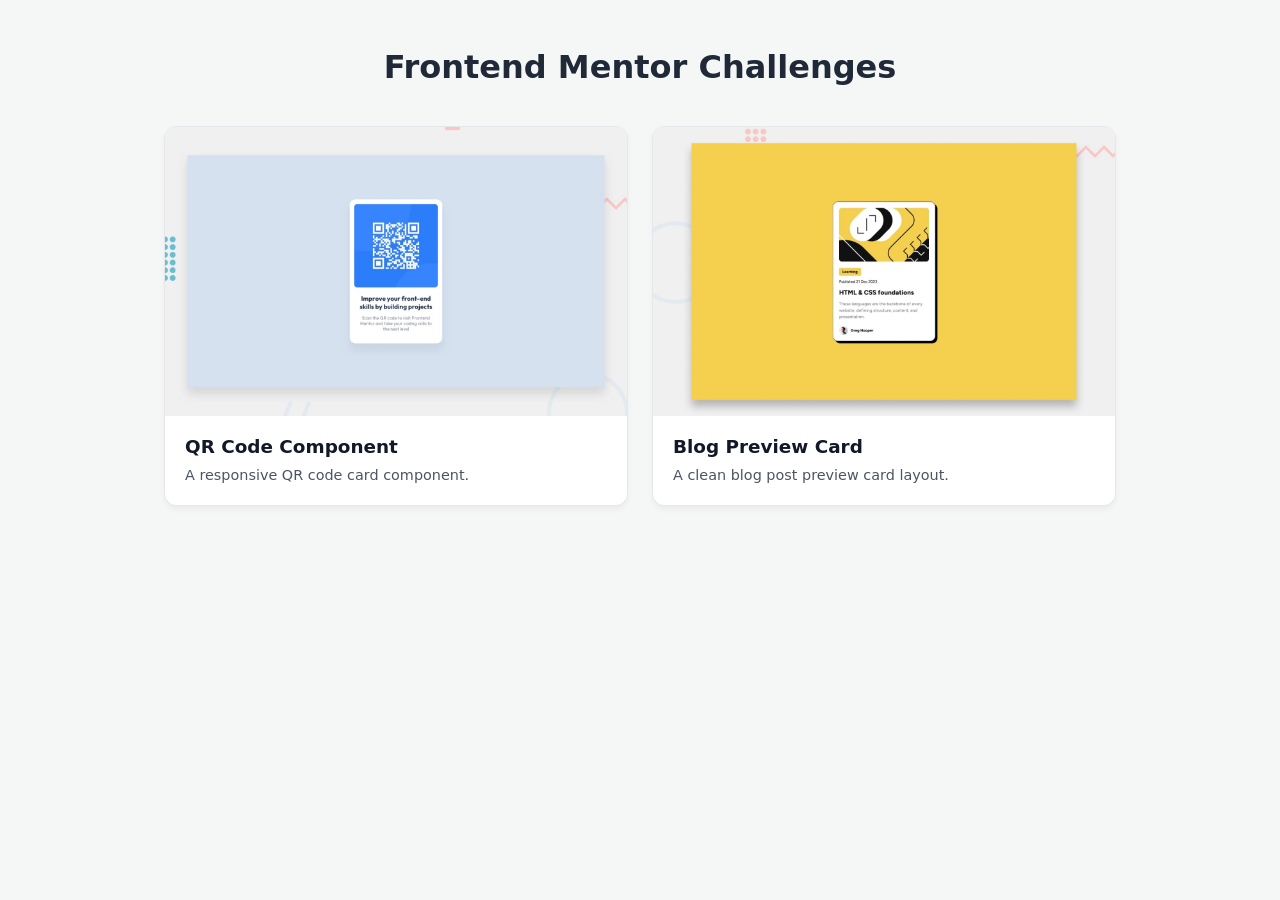
<file: index.html>
<!doctype html>
<html lang="en">
  <head>
    <meta charset="UTF-8" />
    <title>Frontend Mentor Challenges</title>
    <link rel="stylesheet" href="style.css" />
    <link rel="icon" type="image/png" href="./favicon.png" />
  </head>
  <body>
    <h1>Frontend Mentor Challenges</h1>

    <main class="gallery-grid">
      <!-- Challenge Card 1 -->
      <a href="./qr-code-component/" class="card">
        <div class="card-media">
          <img
            src="./qr-code-component/preview.jpg"
            alt="QR Code Preview"
            class="card-img"
          />
        </div>
        <div class="card-body">
          <div class="card-header">
            <h2>QR Code Component</h2>
          </div>
          <p>A responsive QR code card component.</p>
        </div>
      </a>

      <!-- Challenge Card 2 -->
      <a href="./blog-preview-card/" class="card">
        <div class="card-media">
          <img
            src="./blog-preview-card/preview.jpg"
            alt="Blog Preview Card Preview"
            class="card-img"
          />
        </div>
        <div class="card-body">
          <div class="card-header">
            <h2>Blog Preview Card</h2>
          </div>
          <p>A clean blog post preview card layout.</p>
        </div>
      </a>
    </main>
  </body>
</html>
</file>
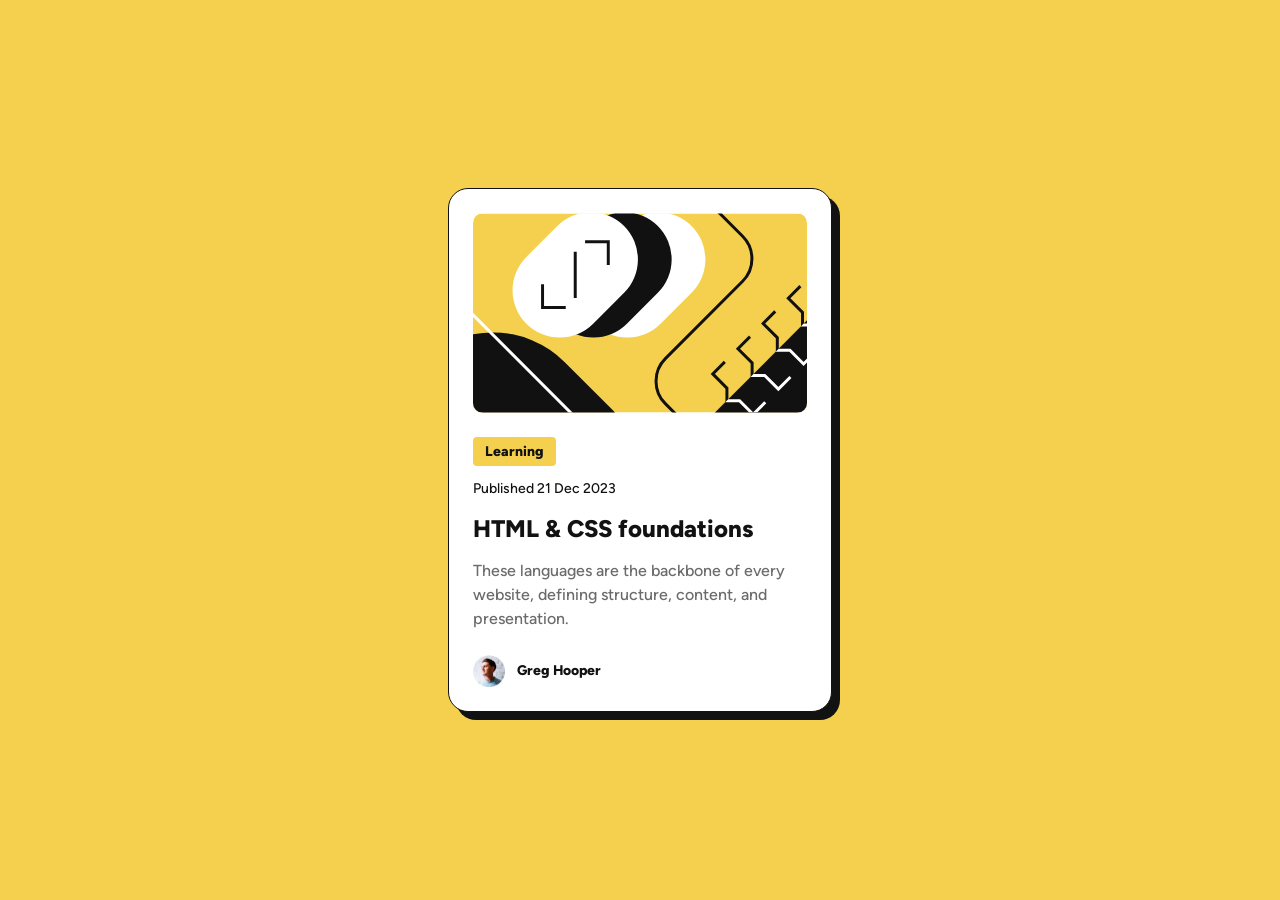
<file: blog-preview-card/index.html>
<!DOCTYPE html>
<html lang="en">

<head>
  <meta charset="UTF-8">
  <meta name="viewport" content="width=device-width, initial-scale=1.0">
  <!-- displays site properly based on user's device -->

  <link rel="icon" type="image/png" sizes="32x32" href="./assets/images/favicon-32x32.png">
  <link rel="stylesheet" href="./index.css">

  <title>Frontend Mentor | Blog preview card</title>
</head>

<body>

  <div class="card">
    <img class="illustration" src="./assets/images/illustration-article.svg" alt="learning illustration image">
    <div class="content">
      <p class="tag">Learning</p>
      <p class="date">Published 21 Dec 2023</p>
      <h2 class="title">HTML & CSS foundations</h2>
      <p class="desc">These languages are the backbone of every website, defining structure, content, and presentation.
      </p>
    </div>
    <div class="author">
      <img class="avatar" src="./assets/images/image-avatar.webp" alt="author avatar image">
      <p class="name">Greg Hooper</p>
    </div>
  </div>

</body>

</html>
</file>
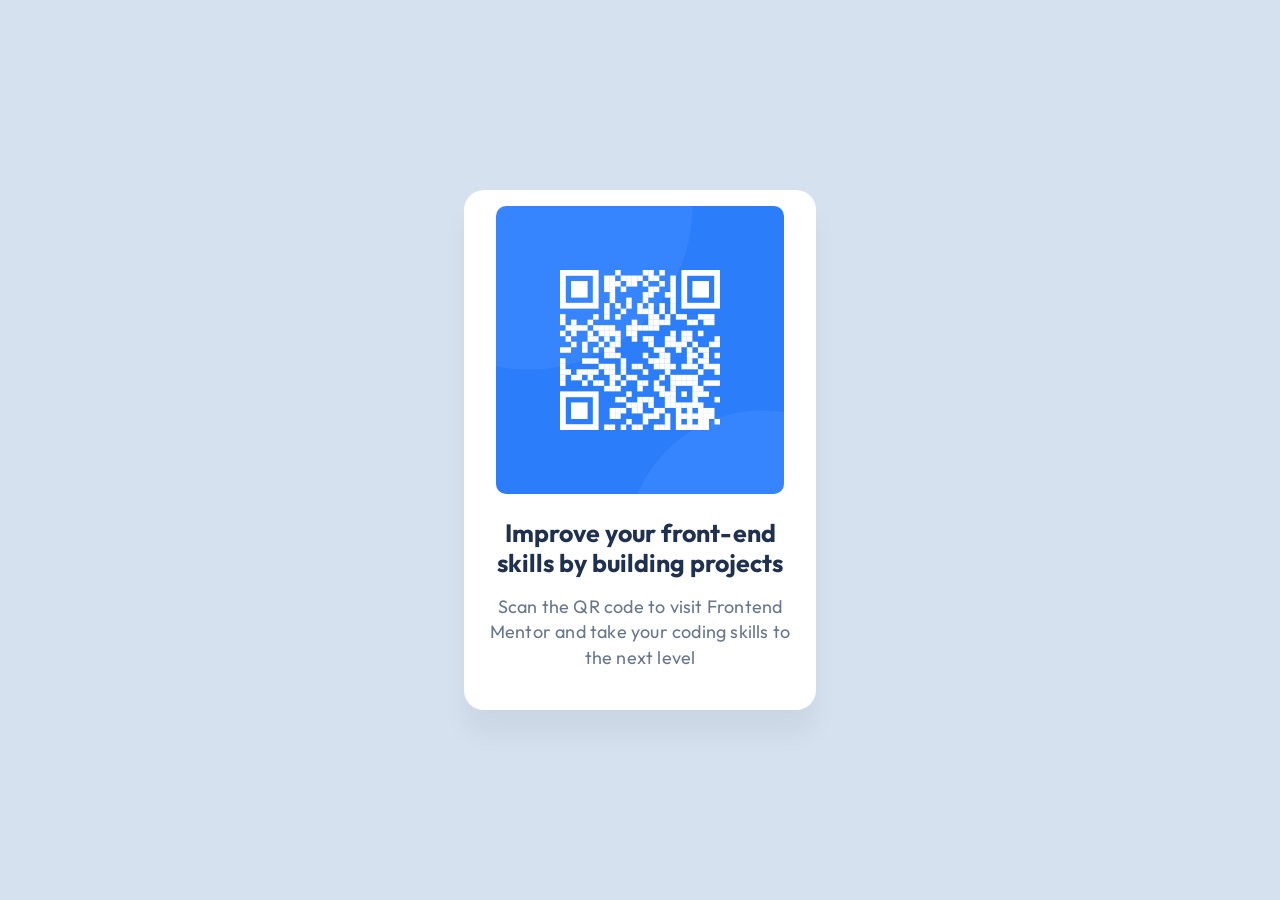
<file: qr-code-component/index.html>
<!doctype html>
<html lang="en">

<head>
  <meta charset="UTF-8" />
  <meta name="viewport" content="width=device-width, initial-scale=1.0" />
  <!-- displays site properly based on user's device -->

  <link rel="icon" type="image/png" sizes="32x32" href="./images/favicon-32x32.png" />
  <link rel="stylesheet" href="./index.css" />

  <link rel="preconnect" href="https://fonts.googleapis.com" />
  <link rel="preconnect" href="https://fonts.gstatic.com" crossorigin />
  <link rel="preconnect" href="https://fonts.googleapis.com" />
  <link rel="preconnect" href="https://fonts.gstatic.com" crossorigin />
  <link href="https://fonts.googleapis.com/css2?family=Outfit:wght@100..900&display=swap" rel="stylesheet" />
  <title>Frontend Mentor | QR code component</title>
</head>

<body>
  <div class="card">
    <img src="./images/image-qr-code.png" alt="qr code image" />
    <h2 class="title">Improve your front-end skills by building projects</h2>
    <p class="desc">
      Scan the QR code to visit Frontend Mentor and take your coding skills to
      the next level
    </p>
  </div>
</body>

</html>
</file>
<file: style.css>
* {
  box-sizing: border-box;
  margin: 0;
  padding: 0;
}

body {
  font-family:
    system-ui,
    -apple-system,
    sans-serif;
  background-color: #f4f7f6;
  color: #1f2937;
  max-width: 1000px;
  margin: 0 auto;
  padding: 3rem 1.5rem;
}

h1 {
  text-align: center;
  margin-bottom: 2.5rem;
  font-size: 2rem;
}

.gallery-grid {
  display: grid;
  grid-template-columns: repeat(auto-fit, minmax(280px, 1fr));
  gap: 1.5rem;
}

.card {
  background: #ffffff;
  border-radius: 12px;
  text-decoration: none;
  color: inherit;
  box-shadow: 0 4px 6px -1px rgba(0, 0, 0, 0.05);
  transition:
    transform 0.2s ease,
    box-shadow 0.2s ease;
  border: 1px solid #e5e7eb;
  overflow: hidden;
  display: flex;
  flex-direction: column;
}

/* Image Wrapper & Zoom Effect */
.card-media {
  width: 100%;
  aspect-ratio: 16 / 10;
  background-color: #e5e7eb;
  overflow: hidden;
}

.card-img {
  width: 100%;
  height: 100%;
  object-fit: cover;
  transition: transform 0.3s ease;
}

.card:hover {
  transform: translateY(-4px);
  box-shadow: 0 10px 15px -3px rgba(0, 0, 0, 0.1);
  border-color: #d1d5db;
}

.card:hover .card-img {
  transform: scale(1.05);
}

/* Card Content Structure */
.card-body {
  padding: 1.25rem;
  display: flex;
  flex-direction: column;
  gap: 0.5rem;
}

.card-header {
  display: flex;
  align-items: center;
  justify-content: space-between;
}

.card-header h2 {
  font-size: 1.15rem;
  color: #111827;
}

.card-icon {
  width: 20px;
  height: 20px;
  opacity: 0.7;
  transition: opacity 0.2s ease;
}

.card:hover .card-icon {
  opacity: 1;
}

.card p {
  font-size: 0.9rem;
  color: #4b5563;
  line-height: 1.4;
}
</file>
<file: blog-preview-card/index.css>
:root {
  --yellow-color: hsl(47, 88%, 63%);
  --black-color: hsl(0, 0%, 7%);
  --grey-color: hsl(0, 0%, 42%);
}

@font-face {
  font-family: "Figtree";
  src: url("./assets/fonts/Figtree-VariableFont_wght.ttf") format("truetype");
}

*,
*::before,
*::after {
  box-sizing: border-box;
}

/* Removed !important to resolve the style linter warnings */
@media (prefers-reduced-motion: reduce) {

  *,
  *::before,
  *::after {
    transition-duration: 0.01ms;
    animation-duration: 0.01ms;
    animation-iteration-count: 1;
    scroll-behavior: auto;
  }
}

body {
  height: 100vh;
  margin: 0;
  background-color: var(--yellow-color);
  display: flex;
  justify-content: center;
  align-items: center;
  font-family: "Figtree", sans-serif;
}

.card {
  background-color: white;
  width: 20.4375rem;
  border-radius: 1.25rem;
  border: 0.0625rem solid var(--black-color);
  display: flex;
  flex-direction: column;
  padding: clamp(1rem, 5vw, 1.5rem);
  box-shadow: 0.5rem 0.5rem 0 var(--black-color);
}

.card .illustration {
  border-radius: 0.625rem;
  margin-block-end: clamp(1rem, 4vw, 1.5rem);
}

.card .content .tag {
  color: var(--black-color);
  background-color: var(--yellow-color);
  display: inline-block;
  padding: 0.25rem 0.75rem;
  border-radius: 0.25rem;
  margin: 0;
  font-weight: 800;
  font-size: 0.75rem;
  line-height: 150%;
}

.card .content .date {
  color: var(--black-color);
  margin-block: 0.75rem;
  font-size: 0.875rem;
  line-height: 150%;
  font-weight: 500;
}

.card .content .title {
  color: var(--black-color);
  margin-block: 0.75rem;
  font-size: clamp(1.25rem, 4vw, 1.5rem);
  line-height: 150%;
  font-weight: 800;
  transition: color 0.15s ease;
}

.card:hover .title {
  color: var(--yellow-color);
  cursor: pointer;
}

.card .content .desc {
  color: var(--grey-color);
  margin-block-start: 0.75rem;
  margin-block-end: clamp(1rem, 4vw, 1.5rem);
  font-size: 0.875rem;
  line-height: 150%;
  font-weight: 500;
}

.card .author {
  display: flex;
  align-items: center;
  gap: 0.75rem;
}

.card .author .avatar {
  max-width: 2rem;
  max-height: 2rem;
}

.card .author .name {
  color: var(--black-color);
  margin: 0;
  font-weight: 800;
  font-size: 0.875rem;
  line-height: 150%;
}

@media (min-width: 30em) {
  .card {
    width: 100%;
    max-width: 24rem;
  }

  .card .content .tag {
    font-size: 0.875rem;
  }

  .card .content .desc {
    font-size: 1rem;
    max-width: 21rem;
  }
}
</file>
<file: qr-code-component/index.css>
body {
  height: 100vh;
  margin: 0;
  background-color: #d5e1ef;
  font-family: "Outfit", sans-serif;
  display: flex;
  justify-content: center;
  align-items: center;
}

.card {
  max-width: 320px;
  max-height: 499px;
  padding: 16px 16px 40px 16px;
  display: flex;
  flex-direction: column;
  justify-content: center;
  align-items: center;
  background-color: white;
  border-radius: 20px;
  box-shadow: 0 25px 25px rgba(0, 0, 0, 0.0477);
}

.card img {
  max-width: 288px;
  max-height: 288px;
  border-radius: 10px;
}

.card .title {
  color: #1f314f;
  font-weight: bold;
  font-size: 25px;
  line-height: 120%;
  text-align: center;
  margin-top: 24px;
  margin-bottom: 16px;
}

.card .desc {
  color: #68778d;
  font-size: 18px;
  letter-spacing: 0.2px;
  line-height: 140%;
  text-align: center;
  margin: 0;
}
</file>
